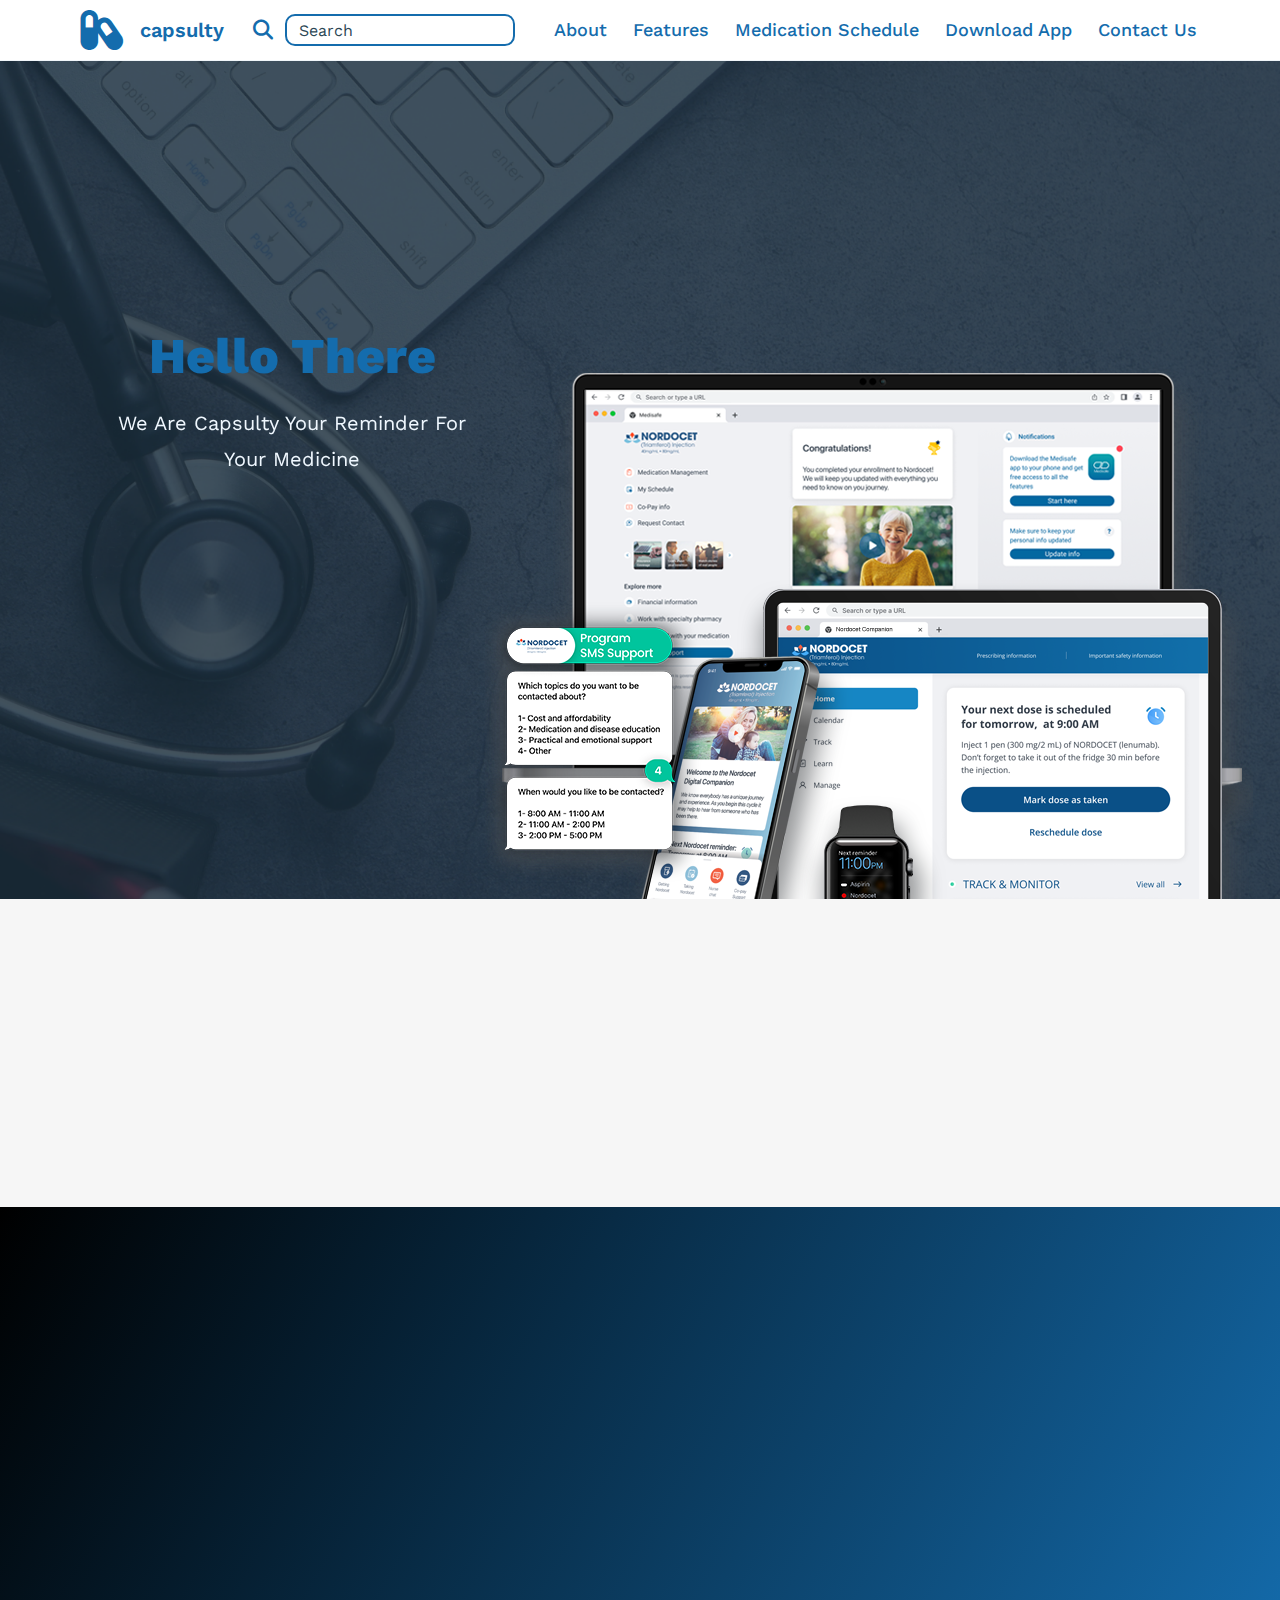
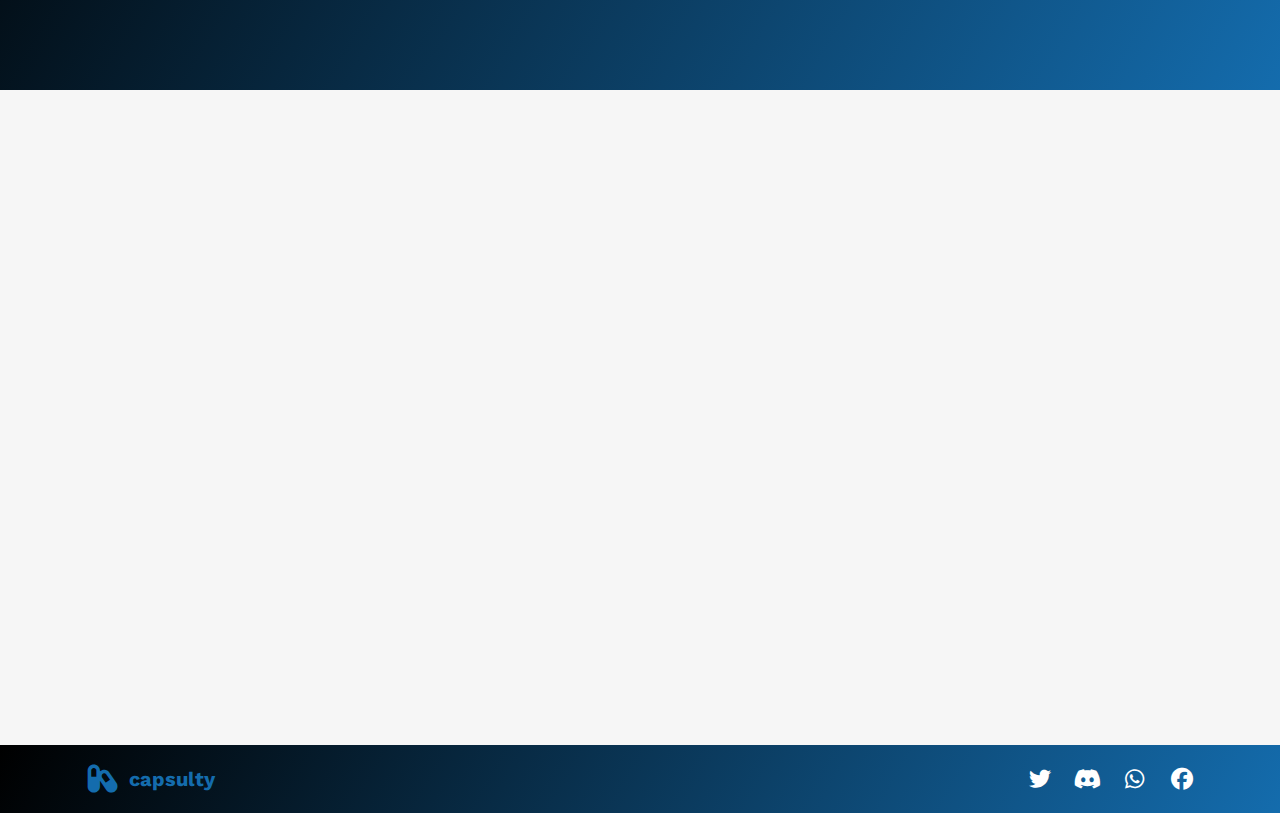
<file: index.html>
<!DOCTYPE html>
<html lang="en">

<head>
    <meta charset="UTF-8" />
    <meta name="viewport" content="width=device-width, initial-scale=1.0" />
    <title>Capsulty - Project</title>

    <!-- Main CSS files: normalize.css for browser consistency, project.css for custom styles -->
    <link rel="stylesheet" href="css/normalize.css">
    <link rel="stylesheet" href="css/project.css">

    <!-- Icons library (FontAwesome) -->
    <link rel="stylesheet" href="css/all.min.css">

    <!-- Google Fonts: Work Sans font family -->
    <link rel="preconnect" href="https://fonts.googleapis.com">
    <link rel="preconnect" href="https://fonts.gstatic.com" crossorigin>
    <link href="https://fonts.googleapis.com/css2?family=Work+Sans:ital,wght@0,100..900;1,100..900&display=swap"
        rel="stylesheet">

    <!-- Main JavaScript file: Handles search, animations, and slider logic -->
    <script defer src="js/project.js"></script>
</head>

<body>
    <!-- Start Header Section: Contains Logo, Search Bar, and Navigation Links -->
    <div class="header">
        <div class="container">
            <!-- Logo linking back to home -->
            <a href="index.html" class="home-link">
                <div class="logo">
                    <i class="fa-solid fa-capsules"></i>
                    <p>capsulty</p>
                </div>
            </a>
            
            <!-- Search Bar: Users can type here to find content on the page -->
            <div class="search-wrap">
                <i class="fa-solid fa-magnifying-glass"></i>
                <form action="" class="search-form" aria-label="Site search">
                    <input class="search" type="search" placeholder="Search" />
                </form>
            </div>

            <!-- Navigation Links -->
            <div class="links" role="navigation" aria-label="Main links">
                <a href="html/about.html">About</a>
                <a href="html/features.html">Features</a>
                <a href="html/Medication-Schedule.html">Medication Schedule</a>
                <a href="html/download.html">Download App</a>
                <a href="html/contact.html">Contact Us</a>
            </div>
        </div>
    </div>
    <!-- End Header -->

    <!-- Start Landing Section: The main hero area with image and welcome text -->
    <!-- 'animate-on-scroll' class triggers the animation when this section appears -->
    <div class="landing" role="banner" aria-label="Landing">
        <div class="intro-text">
            <!-- Image slides in from the right -->
            <img src="img/Omnichannel_forwebsite-850x550-1.webp" alt="Hero illustration" class="animate-on-scroll slide-right" />
            <!-- Text slides in from the left -->
            <div class="text animate-on-scroll slide-left">
                <h1>Hello There</h1>
                <p style="text-transform: capitalize;">we are capsulty your reminder for your medicine</p>
            </div>
        </div>
    </div>
    <!-- End Landing -->

    <!-- Start Info Section: Three cards highlighting key features -->
    <div class="info" aria-labelledby="info-title">
        <div class="container">
            <!-- Card 1: Behavioral AI -->
            <div class="card1 animate-on-scroll fade-up">
                <img src="img/Innovation_icon.webp" alt="Innovation icon" />
                <h2>Behavioral AI</h2>
                <p>Capsulty revolutionizes medication engagement through advanced technology to meet patients' needs.
                </p>
            </div>

            <!-- Card 2: Validated (with slight delay for staggered animation) -->
            <div class="card1 animate-on-scroll fade-up" style="transition-delay: 0.1s;">
                <img src="img/Personalized_icon.webp" alt="Personalized icon" />
                <h2>Validated</h2>
                <p>Capsulty delivers proven guidance to increase adherence and extend persistence.</p>
            </div>

            <!-- Card 3: Personalized (with more delay) -->
            <div class="card1 animate-on-scroll fade-up" style="transition-delay: 0.2s;">
                <img src="img/PROVEN_ICON.webp" alt="Proven icon" />
                <h2>Personalized</h2>
                <p>Capsulty's patient-centric approach is at the center of everything we do.</p>
            </div>
        </div>
    </div>
    <!-- End Info -->

    <!-- Start Persona Section: Testimonial slider -->
    <div class="persona" aria-labelledby="persona-title">
        <div class="container persona-inner animate-on-scroll fade-up">
            <!-- Left side: User Image (ID used by JS to update image) -->
            <div class="persona-media">
                <img src="img/2020_8_18_12_3_36_873.jpg" alt="Makeba and Son" id="persona-img" />
            </div>

            <!-- Right side: User Quote and Details (IDs used by JS to update text) -->
            <div class="persona-content">
                <h2 id="persona-title">Eight Different Prescriptions</h2>
                <p class="persona-quote" id="persona-quote">"He was given eight different prescriptions upon release from the hospital and
                    it was very overwhelming to me. So I came across Medisafe and it was the best thing that could ever
                    have happened because I don't know how I would have managed."</p>
                <p class="persona-meta" id="persona-meta"><strong>Makeba and Son</strong> | <em>Capsulty Since 2017</em></p>

                <!-- Slider Controls: Previous/Next buttons and Dots -->
                <div class="persona-controls">
                    <button class="circle-arrow" id="prev-btn" aria-label="Previous">←</button>
                    <div class="dots" id="dots-container">
                        <span class="dot active" data-index="0"></span>
                        <span class="dot" data-index="1"></span>
                        <span class="dot" data-index="2"></span>
                    </div>
                    <button class="circle-arrow" id="next-btn" aria-label="Next">→</button>
                </div>
            </div>
        </div>
    </div>
    <!-- End Persona -->

     <!-- Start News Section: Latest updates with 'Read More' functionality -->
      <div class="news">
          <h2 style="text-transform: capitalize;" class="animate-on-scroll fade-up">the latest from capsulty</h2>
        <div class="container">
            <!-- News Card 1 -->
            <div class="card animate-on-scroll fade-up">
                <img src="img/Omnichannel_forwebsite-850x550-1.webp" alt="">
                <h3>Enhancing Multiple Sclerosis Patient Outcomes Through Digital Engagement</h3>
                <p>Multiple Sclerosis (MS) represents a formidable challenge in healthcare, a chronic, often unpredictable disease of the
            central nervous system that impacts ... <span class="read-more-btn">Read More</span></p>
            </div>
            <!-- News Card 2 -->
            <div class="card animate-on-scroll fade-up" style="transition-delay: 0.1s;">
                <img src="img/weight_loss-1024x576-landscape-4300f3f1e6adf43239fe78a814204a07-.jpg" alt="">
                <h3>Boosting Diabetes Adherence: Capsulty Digital Tools Deliver Results</h3>
                <p>Summary Managing diabetes presents significant challenges both for patients and pharmaceutical companies. Adherence to
            medication regimens, continuous mon... <span class="read-more-btn">Read More</span></p>
            </div>
            <!-- News Card 3 -->
            <div class="card animate-on-scroll fade-up" style="transition-delay: 0.2s;">
                <img src="img/download.jpeg" alt="">
                <h3>High-Stakes GLP-1s: Where Digital Reinforcement Becomes Mission-Critical</h3>
                <p>Today's groundbreaking announcement from Novo Nordisk and Eli Lilly to reduce the cost of their blockbuster weight loss
            drugs in the U.S. is already sendin... <span class="read-more-btn">Read More</span></p>
            </div>
            
        </div>
      </div>
     <!-- End News -->

      <!-- Start Footer: Links and Social Media -->
    <div class="footer">
        <div class="container">
    
            <a href="index.html" class="home-link">
                <div class="logo">
                    <i class="fa-solid fa-capsules"></i>
                    <p>capsulty</p>
                </div>
            </a>
    
            <div class="social">
                <i class="fa-brands fa-twitter"></i>
                <i class="fa-brands fa-discord"></i>
                <i class="fa-brands fa-whatsapp"></i>
                <i class="fa-brands fa-facebook"></i>
            </div>
    
        </div>
    </div>
       <!-- End Footer -->

</body>

</html>
</file>
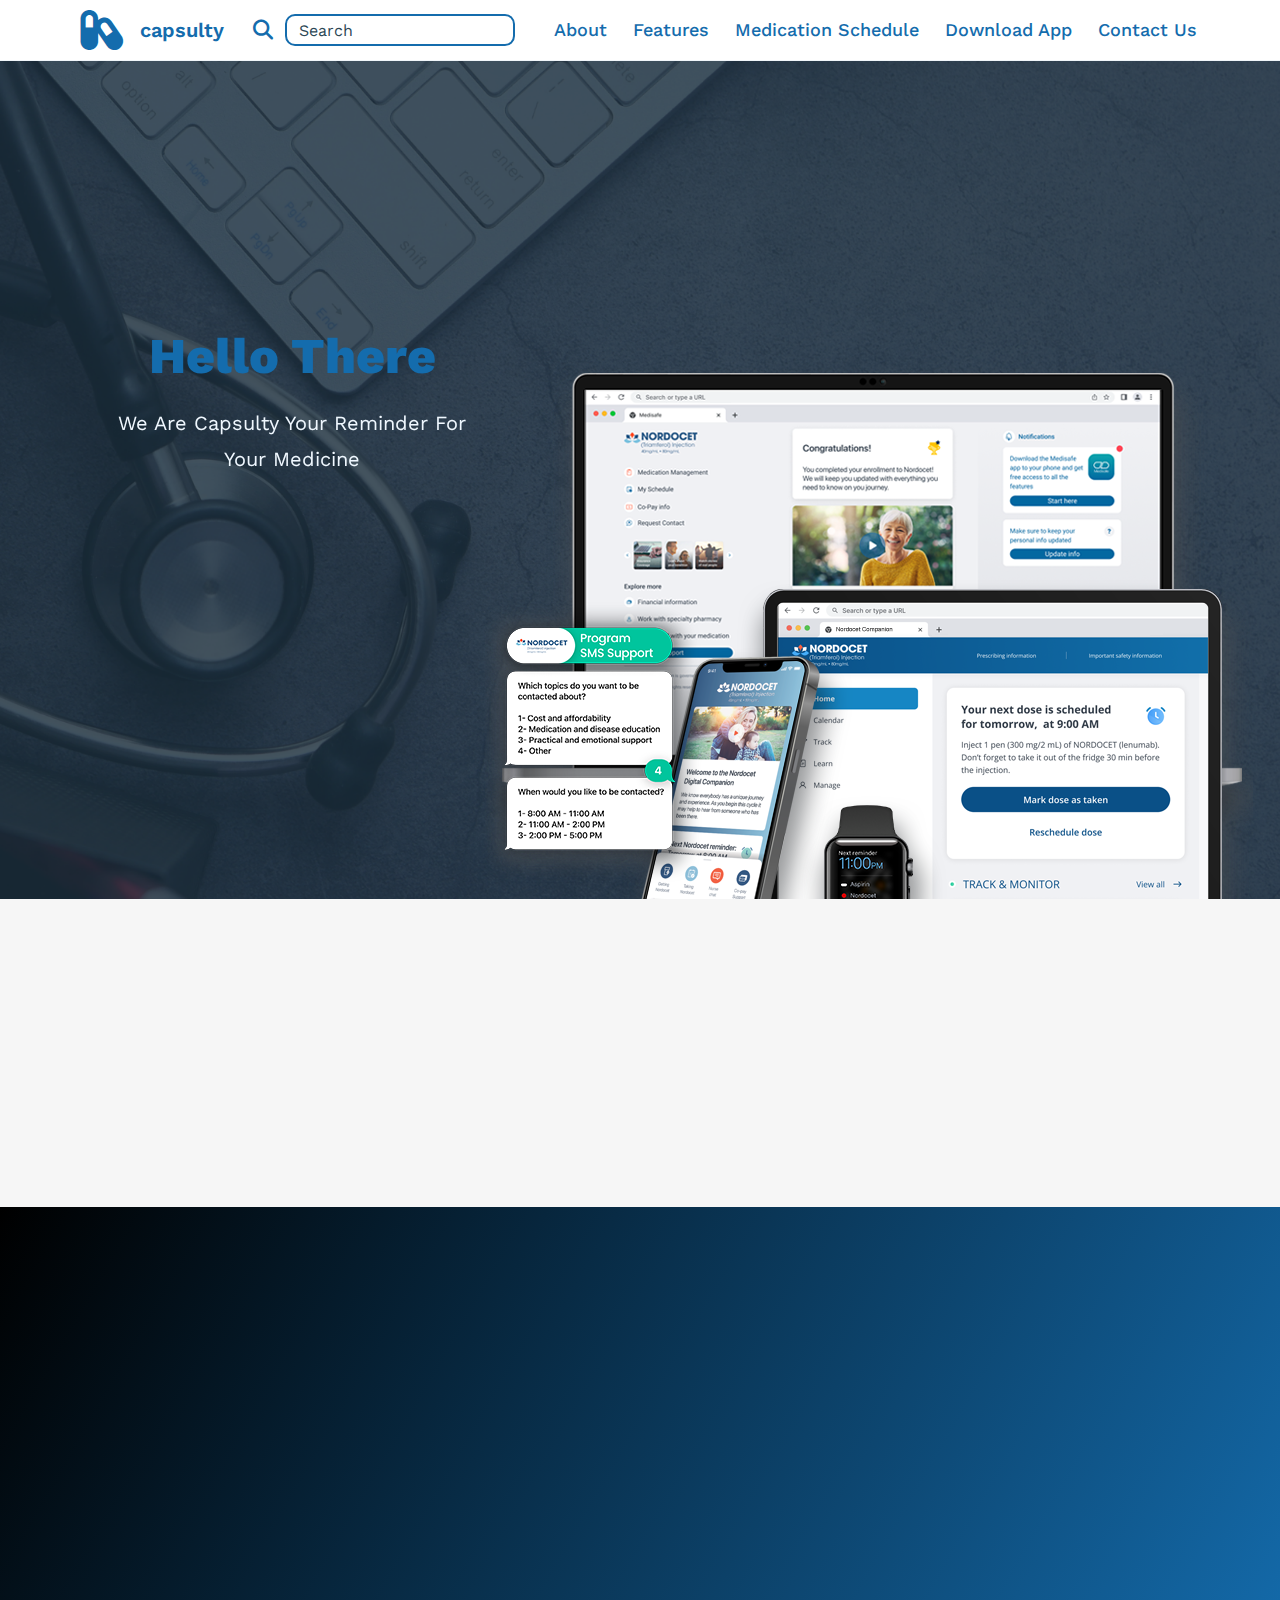
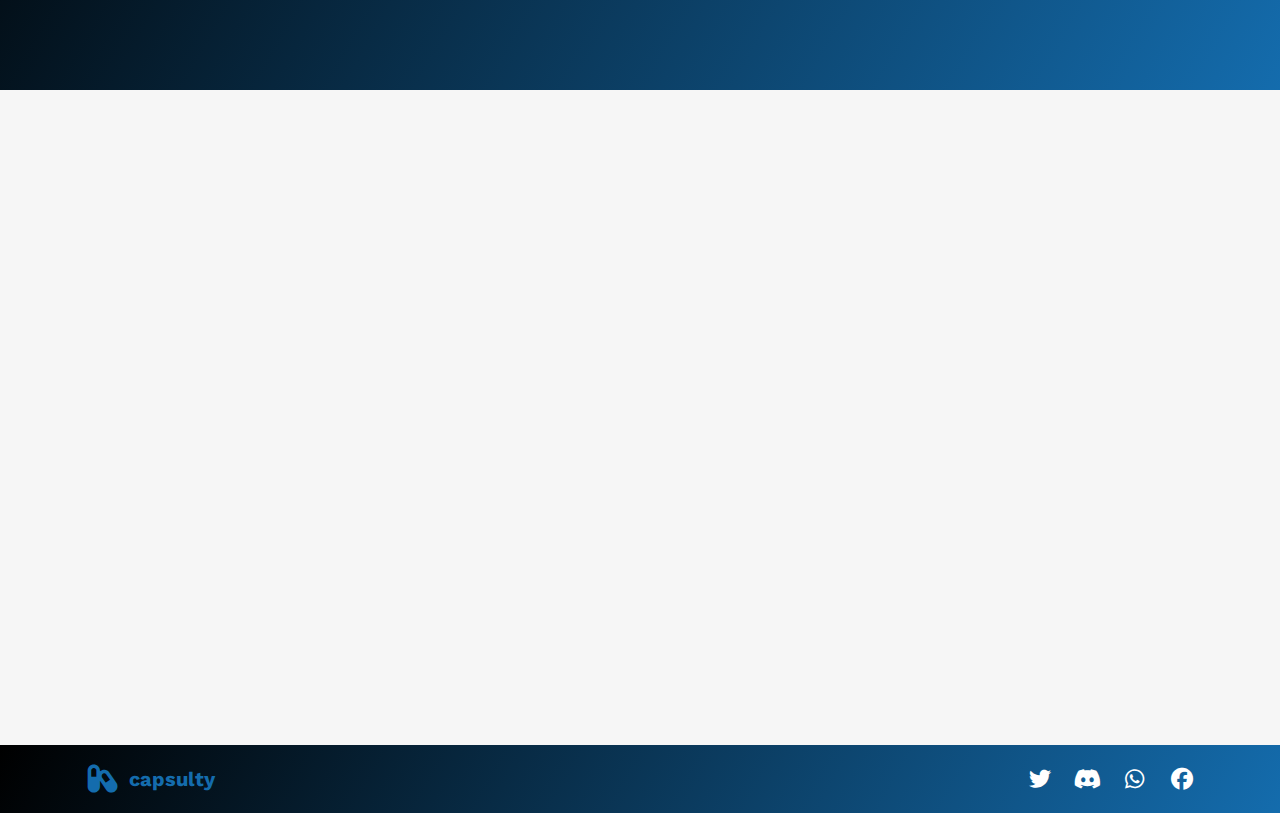
<file: html/index.html>
<!DOCTYPE html>
<html lang="en">

<head>
    <meta charset="UTF-8" />
    <meta name="viewport" content="width=device-width, initial-scale=1.0" />
    <title>Capsulty - Project</title>

    <!-- Main CSS files: normalize.css for browser consistency, project.css for custom styles -->
    <link rel="stylesheet" href="../css/normalize.css">
    <link rel="stylesheet" href="../css/project.css">

    <!-- Icons library (FontAwesome) -->
    <link rel="stylesheet" href="../css/all.min.css">

    <!-- Google Fonts: Work Sans font family -->
    <link rel="preconnect" href="https://fonts.googleapis.com">
    <link rel="preconnect" href="https://fonts.gstatic.com" crossorigin>
    <link href="https://fonts.googleapis.com/css2?family=Work+Sans:ital,wght@0,100..900;1,100..900&display=swap"
        rel="stylesheet">

    <!-- Main JavaScript file: Handles search, animations, and slider logic -->
    <script defer src="..//js/project.js"></script>
</head>

<body>
    <!-- Start Header Section: Contains Logo, Search Bar, and Navigation Links -->
    <div class="header">
        <div class="container">
            <!-- Logo linking back to home -->
            <a href="index.html" class="home-link">
                <div class="logo">
                    <i class="fa-solid fa-capsules"></i>
                    <p>capsulty</p>
                </div>
            </a>
            
            <!-- Search Bar: Users can type here to find content on the page -->
            <div class="search-wrap">
                <i class="fa-solid fa-magnifying-glass"></i>
                <form action="" class="search-form" aria-label="Site search">
                    <input class="search" type="search" placeholder="Search" />
                </form>
            </div>

            <!-- Navigation Links -->
            <div class="links" role="navigation" aria-label="Main links">
                <a href="about.html">About</a>
                <a href="features.html">Features</a>
                <a href="Medication-Schedule.html">Medication Schedule</a>
                <a href="download.html">Download App</a>
                <a href="contact.html">Contact Us</a>
            </div>
        </div>
    </div>
    <!-- End Header -->

    <!-- Start Landing Section: The main hero area with image and welcome text -->
    <!-- 'animate-on-scroll' class triggers the animation when this section appears -->
    <div class="landing" role="banner" aria-label="Landing">
        <div class="intro-text">
            <!-- Image slides in from the right -->
            <img src="../img/Omnichannel_forwebsite-850x550-1.webp" alt="Hero illustration" class="animate-on-scroll slide-right" />
            <!-- Text slides in from the left -->
            <div class="text animate-on-scroll slide-left">
                <h1>Hello There</h1>
                <p style="text-transform: capitalize;">we are capsulty your reminder for your medicine</p>
            </div>
        </div>
    </div>
    <!-- End Landing -->

    <!-- Start Info Section: Three cards highlighting key features -->
    <div class="info" aria-labelledby="info-title">
        <div class="container">
            <!-- Card 1: Behavioral AI -->
            <div class="card1 animate-on-scroll fade-up">
                <img src="../img/Innovation_icon.webp" alt="Innovation icon" />
                <h2>Behavioral AI</h2>
                <p>Capsulty revolutionizes medication engagement through advanced technology to meet patients' needs.
                </p>
            </div>

            <!-- Card 2: Validated (with slight delay for staggered animation) -->
            <div class="card1 animate-on-scroll fade-up" style="transition-delay: 0.1s;">
                <img src="../img/Personalized_icon.webp" alt="Personalized icon" />
                <h2>Validated</h2>
                <p>Capsulty delivers proven guidance to increase adherence and extend persistence.</p>
            </div>

            <!-- Card 3: Personalized (with more delay) -->
            <div class="card1 animate-on-scroll fade-up" style="transition-delay: 0.2s;">
                <img src="../img/PROVEN_ICON.webp" alt="Proven icon" />
                <h2>Personalized</h2>
                <p>Capsulty's patient-centric approach is at the center of everything we do.</p>
            </div>
        </div>
    </div>
    <!-- End Info -->

    <!-- Start Persona Section: Testimonial slider -->
    <div class="persona" aria-labelledby="persona-title">
        <div class="container persona-inner animate-on-scroll fade-up">
            <!-- Left side: User Image (ID used by JS to update image) -->
            <div class="persona-media">
                <img src="../img/2020_8_18_12_3_36_873.jpg" alt="Makeba and Son" id="persona-img" />
            </div>

            <!-- Right side: User Quote and Details (IDs used by JS to update text) -->
            <div class="persona-content">
                <h2 id="persona-title">Eight Different Prescriptions</h2>
                <p class="persona-quote" id="persona-quote">"He was given eight different prescriptions upon release from the hospital and
                    it was very overwhelming to me. So I came across Medisafe and it was the best thing that could ever
                    have happened because I don't know how I would have managed."</p>
                <p class="persona-meta" id="persona-meta"><strong>Makeba and Son</strong> | <em>Capsulty Since 2017</em></p>

                <!-- Slider Controls: Previous/Next buttons and Dots -->
                <div class="persona-controls">
                    <button class="circle-arrow" id="prev-btn" aria-label="Previous">←</button>
                    <div class="dots" id="dots-container">
                        <span class="dot active" data-index="0"></span>
                        <span class="dot" data-index="1"></span>
                        <span class="dot" data-index="2"></span>
                    </div>
                    <button class="circle-arrow" id="next-btn" aria-label="Next">→</button>
                </div>
            </div>
        </div>
    </div>
    <!-- End Persona -->

     <!-- Start News Section: Latest updates with 'Read More' functionality -->
      <div class="news">
          <h2 style="text-transform: capitalize;" class="animate-on-scroll fade-up">the latest from capsulty</h2>
        <div class="container">
            <!-- News Card 1 -->
            <div class="card animate-on-scroll fade-up">
                <img src="../img/Omnichannel_forwebsite-850x550-1.webp" alt="">
                <h3>Enhancing Multiple Sclerosis Patient Outcomes Through Digital Engagement</h3>
                <p>Multiple Sclerosis (MS) represents a formidable challenge in healthcare, a chronic, often unpredictable disease of the
            central nervous system that impacts ... <span class="read-more-btn">Read More</span></p>
            </div>
            <!-- News Card 2 -->
            <div class="card animate-on-scroll fade-up" style="transition-delay: 0.1s;">
                <img src="../img/weight_loss-1024x576-landscape-4300f3f1e6adf43239fe78a814204a07-.jpg" alt="">
                <h3>Boosting Diabetes Adherence: Capsulty Digital Tools Deliver Results</h3>
                <p>Summary Managing diabetes presents significant challenges both for patients and pharmaceutical companies. Adherence to
            medication regimens, continuous mon... <span class="read-more-btn">Read More</span></p>
            </div>
            <!-- News Card 3 -->
            <div class="card animate-on-scroll fade-up" style="transition-delay: 0.2s;">
                <img src="../img/download.jpeg" alt="">
                <h3>High-Stakes GLP-1s: Where Digital Reinforcement Becomes Mission-Critical</h3>
                <p>Today's groundbreaking announcement from Novo Nordisk and Eli Lilly to reduce the cost of their blockbuster weight loss
            drugs in the U.S. is already sendin... <span class="read-more-btn">Read More</span></p>
            </div>
            
        </div>
      </div>
     <!-- End News -->

      <!-- Start Footer: Links and Social Media -->
    <div class="footer">
        <div class="container">
    
            <a href="index.html" class="home-link">
                <div class="logo">
                    <i class="fa-solid fa-capsules"></i>
                    <p>capsulty</p>
                </div>
            </a>
    
            <div class="social">
                <i class="fa-brands fa-twitter"></i>
                <i class="fa-brands fa-discord"></i>
                <i class="fa-brands fa-whatsapp"></i>
                <i class="fa-brands fa-facebook"></i>
            </div>
    
        </div>
    </div>
       <!-- End Footer -->

</body>

</html>
</file>
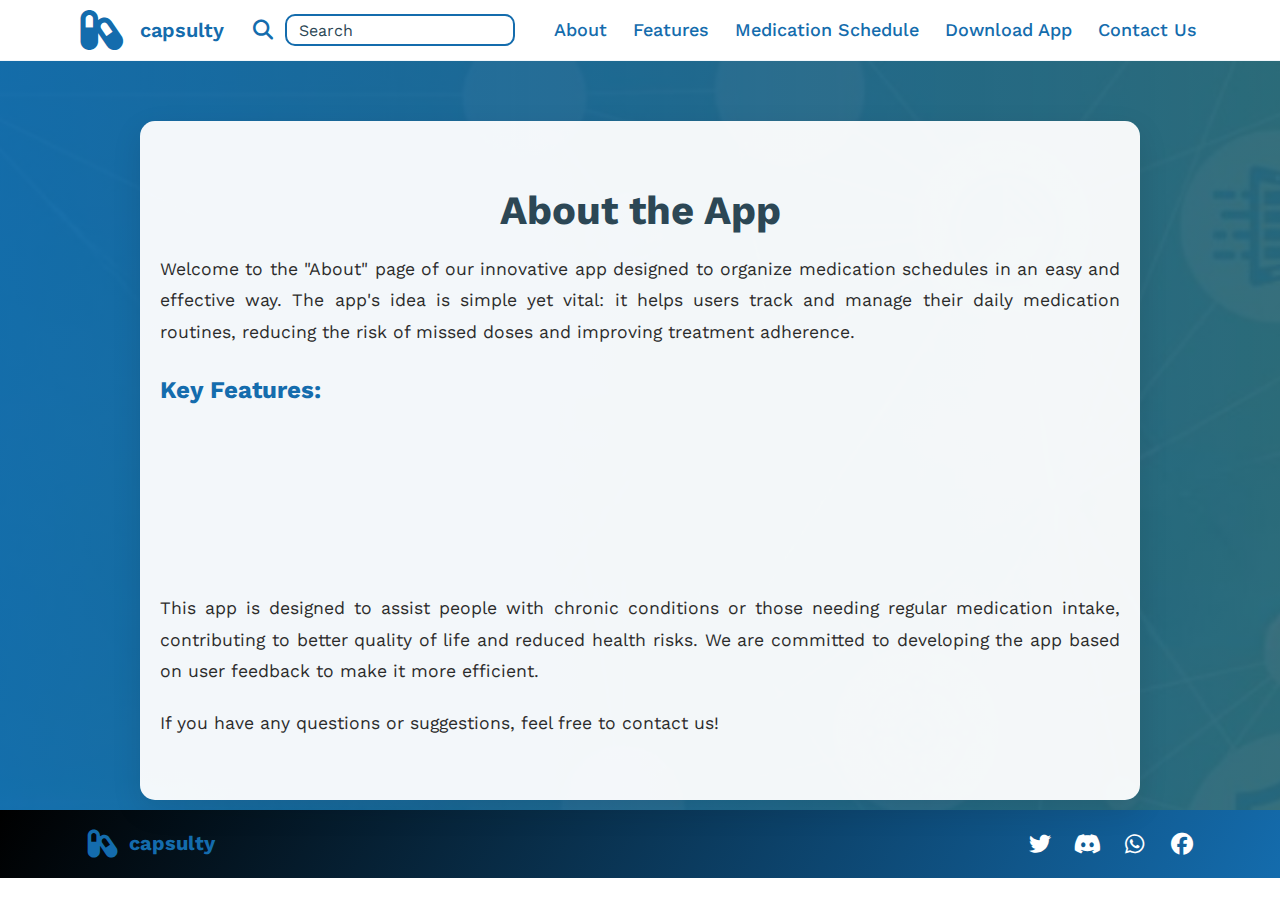
<file: html/about.html>
<!DOCTYPE html>
<html lang="en">
<head>
    <meta charset="UTF-8" />
    <meta name="viewport" content="width=device-width, initial-scale=1.0" />
    <title>About - Capsulty</title>

    <!-- Main CSS files -->
    <link rel="stylesheet" href="../css/normalize.css">
    <link rel="stylesheet" href="../css/project.css">

    <!-- Icons library (FontAwesome) -->
    <link rel="stylesheet" href="../css/all.min.css">

    <!-- Google Fonts -->
    <link rel="preconnect" href="https://fonts.googleapis.com">
    <link rel="preconnect" href="https://fonts.gstatic.com" crossorigin>
    <link href="https://fonts.googleapis.com/css2?family=Work+Sans:ital,wght@0,100..900;1,100..900&display=swap"
        rel="stylesheet">
    
    <!-- Page Specific CSS: Style rules for About Us content and timeline -->
    <link rel="stylesheet" href="../css/about.css">

    <!-- Main JavaScript file -->
    <script defer src="../js/project.js"></script>
    <!-- Page Specific JavaScript -->
    <script defer src="../js/about.js"></script>
</head>

<body>
    <!-- Start Header Section -->
    <div class="header">
        <div class="container">
            <a href="../index.html" class="home-link">
                <div class="logo">
                    <i class="fa-solid fa-capsules"></i>
                    <p>capsulty</p>
                </div>
            </a>
            
            <div class="search-wrap">
                <i class="fa-solid fa-magnifying-glass"></i>
                <form action="" class="search-form" aria-label="Site search">
                    <input class="search" type="search" placeholder="Search" />
                </form>
            </div>

            <div class="links" role="navigation" aria-label="Main links">
                <a href="about.html">About</a>
                <a href="features.html">Features</a>
                <a href="Medication-Schedule.html">Medication Schedule</a>
                <a href="download.html">Download App</a>
                <a href="contact.html">Contact Us</a>
            </div>
        </div>
    </div>
    <!-- End Header -->

    <!-- Start Main Content -->
    <div class="about">
        <div class="container">
            <h1>About the App</h1>
            <p>
                Welcome to the "About" page of our innovative app designed to organize medication schedules in an easy and effective way. The app's idea is simple yet vital: it helps users track and manage their daily medication routines, reducing the risk of missed doses and improving treatment adherence.
            </p>
            <p>
                <strong>Key Features:</strong>
            </p>
            <ul>
                <li>Add medications with specified times and dosages.</li>
                <li>Send instant reminders via notifications.</li>
                <li>Track taken doses and log history.</li>
                <li>User-friendly interface suitable for all ages.</li>
                <li>Support for multiple languages, including Arabic.</li>
            </ul>
            <p>
                This app is designed to assist people with chronic conditions or those needing regular medication intake, contributing to better quality of life and reduced health risks. We are committed to developing the app based on user feedback to make it more efficient.
            </p>
            <p>
                If you have any questions or suggestions, feel free to contact us!
            </p>
        </div>
    </div>
    <!-- End Main Content -->

    <!-- Back to Top Button -->
    <button id="backToTop">↑</button>

    <!-- Start Footer -->
    <div class="footer">
        <div class="container">
            <a href="../index.html" class="home-link">
                <div class="logo">
                    <i class="fa-solid fa-capsules"></i>
                    <p>capsulty</p>
                </div>
            </a>
            <div class="social">
                <i class="fa-brands fa-twitter"></i>
                <i class="fa-brands fa-discord"></i>
                <i class="fa-brands fa-whatsapp"></i>
                <i class="fa-brands fa-facebook"></i>
            </div>
        </div>
    </div>
    <!-- End Footer -->

</body>
</html>
</file>
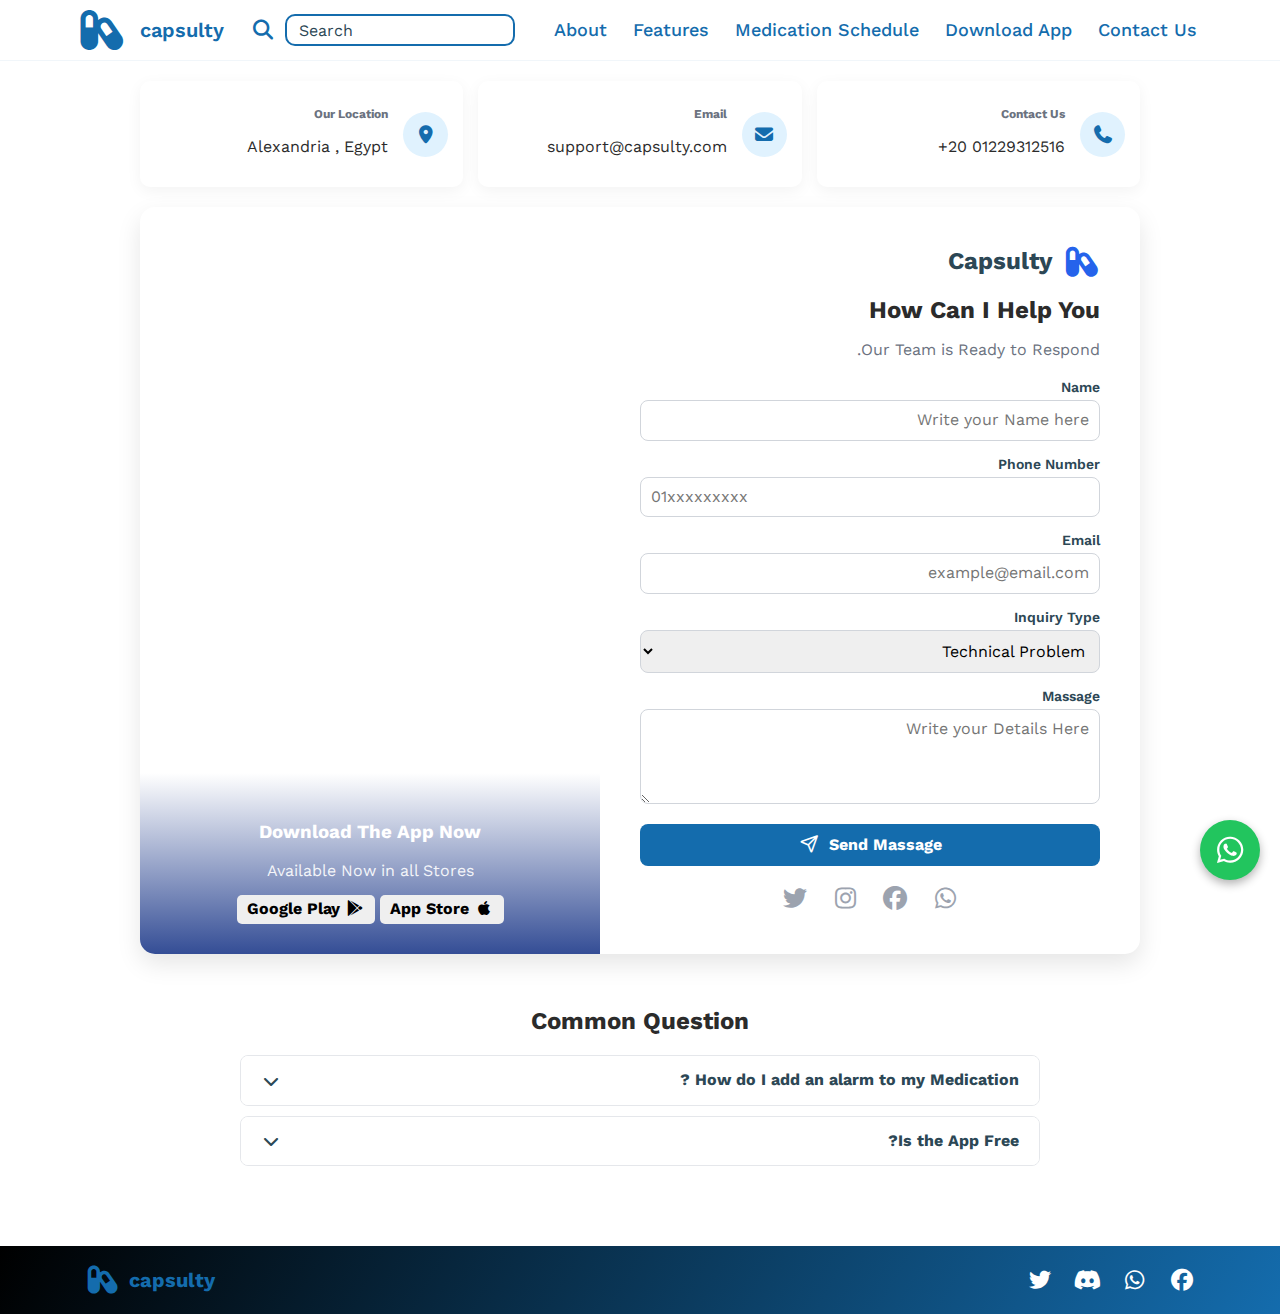
<file: html/contact.html>
<!DOCTYPE html>
<html lang="en"> <!-- LTR for the main frame to support standard header -->
<head>
    <meta charset="UTF-8" />
    <meta name="viewport" content="width=device-width, initial-scale=1.0" />
    <title>Contact Us - Capsulty</title>

    <!-- Main CSS files -->
    <link rel="stylesheet" href="../css/normalize.css">
    <link rel="stylesheet" href="../css/project.css">

    <!-- Icons library (FontAwesome) -->
    <link rel="stylesheet" href="../css/all.min.css">

    <!-- Google Fonts -->
    <link rel="preconnect" href="https://fonts.googleapis.com">
    <link rel="preconnect" href="https://fonts.gstatic.com" crossorigin>
    <link href="https://fonts.googleapis.com/css2?family=Work+Sans:ital,wght@0,100..900;1,100..900&display=swap"
        rel="stylesheet">
    <link href="https://fonts.googleapis.com/css2?family=Cairo:wght@400;600;700&display=swap" rel="stylesheet">
    
    <!-- Page Specific CSS: Styles for the contact form and FAQ section -->
    <link rel="stylesheet" href="../css/contact.css">

    <!-- Main JavaScript file -->
    <script defer src="../js/project.js"></script>
    <!-- Page Specific JavaScript -->
    <script defer src="../js/contact.js"></script>
</head>

<body>
    <!-- Start Header Section -->
    <div class="header">
        <div class="container">
            <a href="../index.html" class="home-link">
                <div class="logo">
                    <i class="fa-solid fa-capsules"></i>
                    <p>capsulty</p>
                </div>
            </a>
            
            <div class="search-wrap">
                <i class="fa-solid fa-magnifying-glass"></i>
                <form action="" class="search-form" aria-label="Site search">
                    <input class="search" type="search" placeholder="Search" />
                </form>
            </div>

            <div class="links" role="navigation" aria-label="Main links">
                <a href="about.html">About</a>
                <a href="features.html">Features</a>
                <a href="Medication-Schedule.html">Medication Schedule</a>
                <a href="download.html">Download App</a>
                <a href="contact.html">Contact Us</a>
            </div>
        </div>
    </div>
    <!-- End Header -->

    <!-- Start Main Contact Content (RTL) -->
    <div class="contact-wrapper" dir="rtl">
        <div class="info-bar">
            <div class="info-box">
                <div class="icon-circle"><i class="fa-solid fa-phone"></i></div>
                <div>
                    <p style="color: #6b7280; font-size: 12px; font-weight: bold;">Contact Us </p>
                    <p dir="ltr" style="text-align: right;">+20 01229312516</p>
                </div>
            </div>
            
            <div class="info-box">
                <div class="icon-circle"><i class="fa-solid fa-envelope"></i></div>
                <div>
                    <p style="color: #6b7280; font-size: 12px; font-weight: bold;">Email </p>
                    <p>support@capsulty.com</p>
                </div>
            </div>

            <div class="info-box">
                <div class="icon-circle"><i class="fa-solid fa-location-dot"></i></div>
                <div>
                    <p style="color: #6b7280; font-size: 12px; font-weight: bold;">Our Location </p>
                    <p> Alexandria , Egypt</p>
                </div>
            </div>
        </div>

        <div class="main-container">
            
            <div class="form-section">
                <div class="brand-title">
                    <i class="fa-solid fa-capsules" style="color: #2563eb; font-size: 30px;"></i>
                    <span>Capsulty</span>
                </div>

                <h2 style="margin-bottom: 10px;">  How Can I Help You </h2>
                <p style="color: #6b7280; margin-bottom: 20px;">Our Team is Ready to Respond.</p>

                <form onsubmit="sendMessage(event)">
                    <div class="input-group">
                        <label>Name</label>
                        <input type="text" placeholder="Write your Name here" required>
                    </div>

                    <div class="input-group">
                        <label>Phone Number </label>
                        <input type="tel" placeholder="01xxxxxxxxx">
                    </div>

                    <div class="input-group">
                        <label>Email </label>
                        <input type="email" placeholder="example@email.com" required>
                    </div>

                    <div class="input-group">
                        <label>Inquiry Type </label>
                        <select>
                            <option>Technical Problem </option>
                            <option>Inquiry about a Medication</option>
                            <option>New proposal </option>
                        </select>
                    </div>

                    <div class="input-group">
                        <label>Massage</label>
                        <textarea rows="4" placeholder="Write your Details Here"></textarea>
                    </div>

                    <button type="submit" class="btn-submit">
                        <span>Send Massage </span>
                        <i class="fa-regular fa-paper-plane"></i>
                    </button>
                </form>

                <div class="social-icons">
                    <a href="#"><i class="fa-brands fa-whatsapp"></i></a>
                    <a href="#"><i class="fa-brands fa-facebook"></i></a>
                    <a href="#"><i class="fa-brands fa-instagram"></i></a>
                    <a href="#"><i class="fa-brands fa-twitter"></i></a>
                </div>
            </div>

            <div class="image-section">
                <div class="overlay">
                    <h3>Download The App Now</h3>
                    <p style="margin-bottom: 15px; opacity: 0.9;">Available Now in all Stores </p>
                    <button style="padding: 5px 10px; border-radius: 5px; border: none; cursor: pointer; font-weight: bold;">
                        <i class="fa-brands fa-apple"></i> App Store
                    </button>
                    <button style="padding: 5px 10px; border-radius: 5px; border: none; cursor: pointer; font-weight: bold;">
                        <i class="fa-brands fa-google-play"></i> Google Play
                    </button>
                </div>
            </div>
        </div>

        <div class="faq-container">
            <h3 style="text-align: center; margin-bottom: 20px; font-size: 24px;">Common Question</h3>

            <div class="faq-item">
                <button class="faq-question" onclick="toggleAnswer(this)">
                 How do I add an alarm to my Medication ?
                    <i class="fa-solid fa-chevron-down"></i>
                </button>
                <div class="faq-answer">
                    From the Home Page Cilck on the Icon (+) .
                </div>
            </div>

            <div class="faq-item">
                <button class="faq-question" onclick="toggleAnswer(this)">
                    Is the App Free?
                    <i class="fa-solid fa-chevron-down"></i>
                </button>
                <div class="faq-answer">
                    Yse , The App is Completely Free for Personal Use.
                </div>
            </div>
        </div>
    </div>
    <!-- End Main Content -->

    <a href="https://wa.me/201000000000" class="whatsapp-float" target="_blank">
        <i class="fa-brands fa-whatsapp"></i>
    </a>

    <!-- Start Footer -->
    <div class="footer">
        <div class="container">
            <a href="index.html" class="home-link">
                <div class="logo">
                    <i class="fa-solid fa-capsules"></i>
                    <p>capsulty</p>
                </div>
            </a>
            <div class="social">
                <i class="fa-brands fa-twitter"></i>
                <i class="fa-brands fa-discord"></i>
                <i class="fa-brands fa-whatsapp"></i>
                <i class="fa-brands fa-facebook"></i>
            </div>
        </div>
    </div>
    <!-- End Footer -->

</body>
</html>
</file>
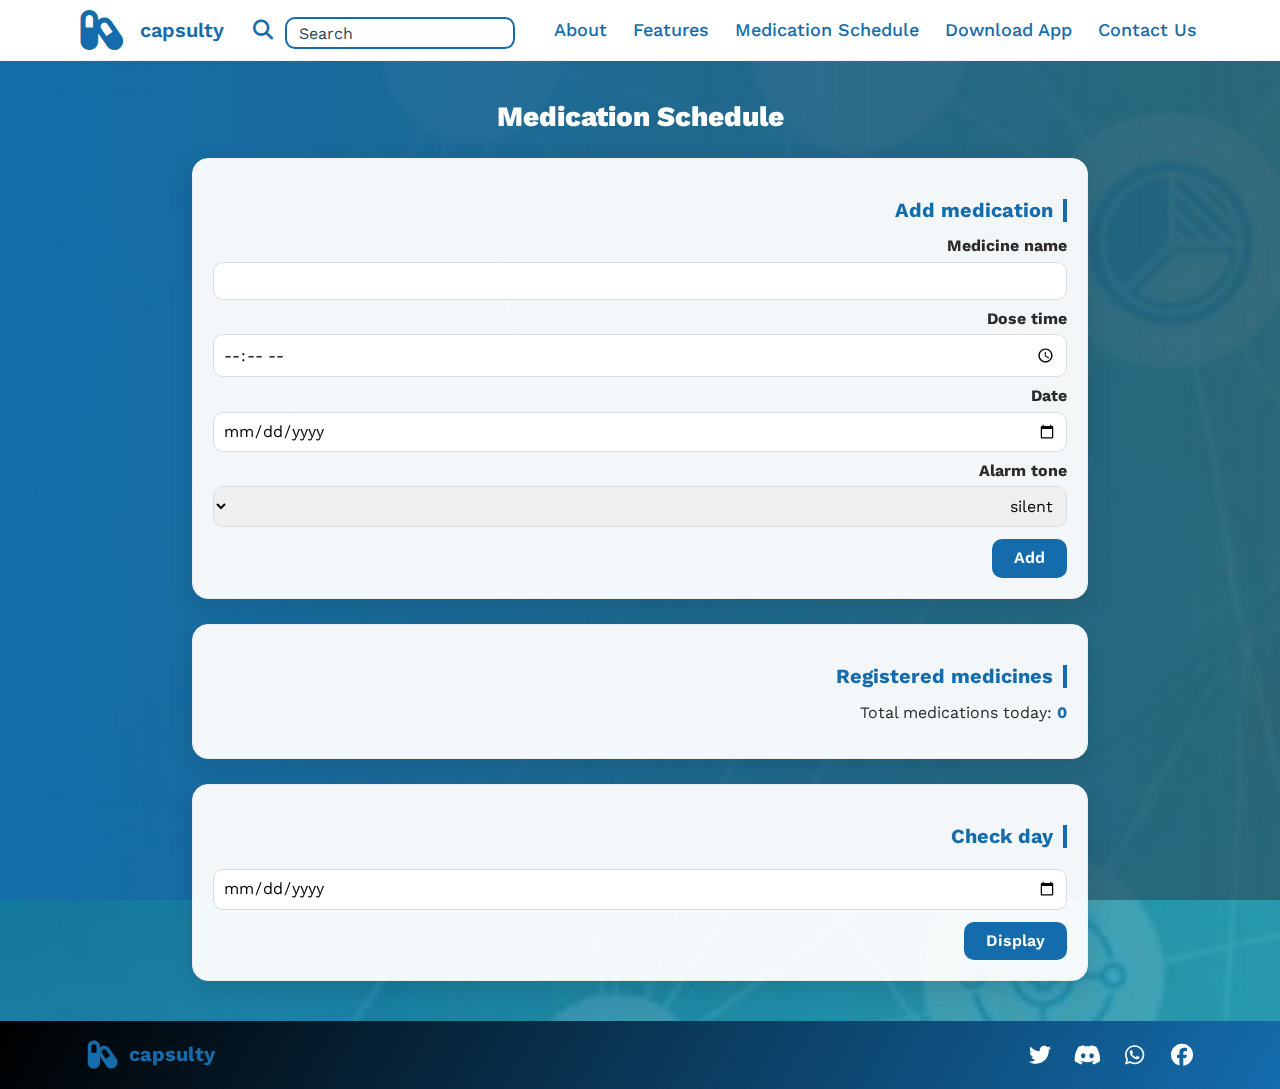
<file: html/Medication-Schedule.html>
<!DOCTYPE html>
<html lang="en">

<head>
    <meta charset="UTF-8" />
    <meta name="viewport" content="width=device-width, initial-scale=1.0" />
    <title>Medication Schedule - Capsulty</title>

    <!-- Main CSS files -->
    <link rel="stylesheet" href="../css/normalize.css">
    <link rel="stylesheet" href="../css/project.css">

    <!-- Icons library (FontAwesome) -->
    <link rel="stylesheet" href="../css/all.min.css">

    <!-- Google Fonts -->
    <link rel="preconnect" href="https://fonts.googleapis.com">
    <link rel="preconnect" href="https://fonts.gstatic.com" crossorigin>
    <link href="https://fonts.googleapis.com/css2?family=Work+Sans:ital,wght@0,100..900;1,100..900&display=swap"
        rel="stylesheet">
    
    <!-- Page Specific CSS: Custom styles for the Medication Schedule page -->
    <link rel="stylesheet" href="../css/Medication-Schedule.css">

    <!-- Main JavaScript file -->
    <script defer src="../js/project.js"></script>
    <!-- Page Specific JavaScript -->
    <script defer src="../js/Medication-Schedule.js"></script>
</head>

<body>
    <!-- Start Header Section -->
    <div class="header">
        <div class="container">
            <a href="index.html" class="home-link">
                <div class="logo">
                    <i class="fa-solid fa-capsules"></i>
                    <p>capsulty</p>
                </div>
            </a>
            
            <div class="search-wrap">
                <i class="fa-solid fa-magnifying-glass"></i>
                <form action="" class="search-form" aria-label="Site search">
                    <input class="search" type="search" placeholder="Search" />
                </form>
            </div>

            <div class="links" role="navigation" aria-label="Main links">
                <a href="about.html">About</a>
                <a href="features.html">Features</a>
                <a href="Medication-Schedule.html">Medication Schedule</a>
                <a href="download.html">Download App</a>
                <a href="contact.html">Contact Us</a>
            </div>
        </div>
    </div>
    <!-- End Header -->

    <!-- Start Main Content -->
    <div class="container-schedule" dir="rtl">
        <h2 style="text-align:center;">Medication Schedule</h2>

        <div class="card-schedule">
            <h3>Add medication</h3>
            <label>Medicine name</label>
            <input id="medName" type="text">

            <label>Dose time</label>
            <input id="medTime" type="time">

            <label>Date</label>
            <input id="medDate" type="date">

            <label>Alarm tone</label>
            <select id="sound">
                <option value="--">silent</option>
                <option value="../music/tone1.mp3">Tone 1</option>
                <option value="../music/tone2.mp3">Tone 2</option>
                <option value="../music/tone3.mp3">Tone 3</option>
            </select>

            <button class="btn-schedule" onclick="addMedicine()">Add</button>
        </div>

        <div class="card-schedule">
            <h3>Registered medicines</h3>
            <div id="medList"></div>
            <p>Total medications today: <span id="countToday">0</span></p>
        </div>

        <div class="card-schedule">
            <h3>Check day</h3>
            <input type="date" id="checkDate">
            <button class="btn-schedule" onclick="checkByDate()">Display</button>
            <div id="checkResult"></div>
        </div>
    </div>
    <!-- End Main Content -->

    <audio id="player"></audio>

    <!-- Start Footer -->
    <div class="footer">
        <div class="container">
            <a href="index.html" class="home-link">
                <div class="logo">
                    <i class="fa-solid fa-capsules"></i>
                    <p>capsulty</p>
                </div>
            </a>
            <div class="social">
                <i class="fa-brands fa-twitter"></i>
                <i class="fa-brands fa-discord"></i>
                <i class="fa-brands fa-whatsapp"></i>
                <i class="fa-brands fa-facebook"></i>
            </div>
        </div>
    </div>
    <!-- End Footer -->

</body>
</html>
</file>
<file: css/project.css>
/* --- VARIABLES --- */
/* Define colors used throughout the site for consistency */
:root {
    --main-color: #146cad; /* Primary blue color */
    --sec-color: #2c4755;  /* Secondary dark blue */
    --light-bg: #f6f6f6;   /* Light gray background */
    --text-dark: #2b2b2b;  /* Dark text color */
}

/* --- GLOBAL RULES --- */
/* Reset box-sizing to include padding/border in element's total width/height */
* {
    -webkit-box-sizing: border-box;
    -moz-box-sizing: border-box;
    box-sizing: border-box;
}

/* Base body styles */
body {
    font-family: "Work Sans", sans-serif;
    color: var(--text-dark);
    margin: 0;
    background: #fff;
    -webkit-font-smoothing: antialiased; /* Smoother fonts on WebKit browsers */
}

/* --- ANIMATIONS --- */
/* Keyframes define the animation steps */

/* Fade In Up: Element starts invisible and lower, then moves up and appears */
@keyframes fadeInUp {
    from {
        opacity: 0;
        transform: translate3d(0, 60px, 0);
    }
    to {
        opacity: 1;
        transform: translate3d(0, 0, 0);
    }
}

/* Slide In Left: Element starts off-screen to the left */
@keyframes slideInLeft {
    from {
        opacity: 0;
        transform: translate3d(-100px, 0, 0);
    }
    to {
        opacity: 1;
        transform: translate3d(0, 0, 0);
    }
}

/* Slide In Right: Element starts off-screen to the right */
@keyframes slideInRight {
    from {
        opacity: 0;
        transform: translate3d(100px, 0, 0);
    }
    to {
        opacity: 1;
        transform: translate3d(0, 0, 0);
    }
}

/* Base class for animated elements */
.animate-on-scroll {
    opacity: 0; /* Hidden by default */
    transition: opacity 1s ease-out, transform 1s ease-out; /* Smooth transition settings */
    will-change: opacity, transform; /* Performance optimization */
}

/* Class added by JS when element enters viewport */
.animate-on-scroll.is-visible {
    opacity: 1;
    transform: none; /* Reset transform to original state */
}

/* Helper classes to define initial positions */
.fade-up {
    transform: translateY(60px);
}

.slide-left {
    transform: translateX(-100px);
}

.slide-right {
    transform: translateX(100px);
}

/* --- LAYOUT UTILITIES --- */
/* Container: Centers content and sets max-width based on screen size */
.container {
    padding: 0px 10px;
    margin: 0 auto;
    max-width: 100%;
}

/* Responsive Container Widths */
@media (min-width: 576px) { .container { width: 575px; } }
@media (min-width: 768px) { .container { width: 750px; } }
@media (min-width: 992px) { .container { width: 970px; } }
@media (min-width: 1200px) { .container { width: 1170px; } }

/* --- HEADER SECTION --- */
.header {
    padding: 10px 0;
    background: #fff;
    border-bottom: 1px solid rgba(20, 108, 173, 0.06);
    position: sticky; /* Sticks to top of viewport */
    top: 0;
    z-index: 40; /* Ensures header stays above other content */
}

.header a {
    text-decoration: none !important;
}

.header .container {
    display: flex;
    align-items: center;
    gap: 10px;
}

/* Logo Styles */
.header .logo {
    display: flex;
    justify-content: flex-start;
    align-items: center;
    gap: 8px;
    text-decoration: none;
}

.header .logo i {
    font-size: 40px;
    color: var(--main-color);
    transition: 0.3s ease;
}

.header .logo p {
    color: var(--main-color);
    font-weight: 600;
    font-size: 20px;
    margin: 0;
}

/* Search Bar Styles */
.search-wrap {
    display: flex;
    align-items: center;
    gap: 10px;
    margin-left: 16px;
}

.search-wrap i {
    font-size: 20px;
    color: var(--main-color);
}

.search {
    border: 2px solid var(--main-color);
    border-radius: 10px;
    padding: 6px 12px;
    width: 230px;
    height: 32px;
    font-size: 16px;
    outline: none;
}

.search::placeholder {
    color: var(--sec-color);
    opacity: 1;
}

.search:focus {
    box-shadow: 0 0 6px rgba(20, 108, 173, 0.18);
}

/* Navigation Links */
.header .links {
    margin-left: auto;
    display: flex;
    gap: 10px;
    align-items: center;
}

.header .links a {
    text-decoration: none;
    color: var(--main-color);
    font-size: 18px;
    font-weight: 500;
    padding: 6px 8px;
    transition: color .25s;
}

.header .links a:hover {
    color: #0b3f7a;
}

/* --- LANDING SECTION --- */
.landing {
    background-image: url(../img/Blue\ and\ White\ Modern\ Medical\ Presentation\ Template.png);
    background-size: cover;
    background-position: center;
    height: calc(100vh - 105px); /* Full viewport height minus header */
    position: relative;
    display: flex;
    align-items: center;
    justify-content: center;
    overflow: hidden;
}

.landing .intro-text {
    position: relative;
    width: 100%;
    max-width: 1200px;
    margin: 0 auto;
    text-align: center;
    padding: 30px 12px;
}

.landing .intro-text img {
    position: relative;
    top: 96px;
    left: 16%;
    width: auto;
}

.landing .intro-text .text {
    position: absolute;
    left: 21%;
    top: 39%;
    transform: translate(-50%, -50%);
    text-align: center;
    width: 320px;
    max-width: 100%;
    z-index: 10;
}

.landing .intro-text h1 {
    margin: 0;
    color: var(--main-color);
    font-weight: 800;
    font-size: 50px;
}

.landing .intro-text p {
    font-weight: 400;
    font-size: 20px;
    color: aliceblue;
    line-height: 1.8;
}

/* --- INFO SECTION --- */
.info {
    padding-top: 50px;
    padding-bottom: 50px;
    background-color: var(--light-bg);
}

.info .container {
    display: grid;
    grid-template-columns: repeat(auto-fit, minmax(300px, 1fr)); /* Responsive grid */
    gap: 40px;
    max-width: 1300px;
    margin: 0 auto;
    padding: 0 20px;
}

.info .card h2 {
    color: var(--main-color);
    font-weight: 800;
    margin: 30px 0;
}

.info .card p {
    line-height: 1.7;
    font-size: 15px;
    color: #7e7e7e;
    font-weight: 400;
}

.info .card {
    padding: 20px;
    text-align: center;
    background: transparent;
}

/* --- PERSONA SECTION (Testimonial Slider) --- */
.persona {
    padding: 60px 0;
    background: linear-gradient(120deg, #000000 0%, var(--main-color) 100%);
    color: #fff;
}

.persona-inner {
    display: grid;
    grid-template-columns: 1fr 1fr;
    gap: 40px;
    align-items: center;
    max-width: 1200px;
    margin: 0 auto;
    padding: 0 20px;
}

/* Left: Image */
.persona-media {
    display: flex;
    align-items: center;
    justify-content: center;
}

.persona-media img {
    width: 100%;
    max-width: 560px;
    height: auto;
    border-radius: 4px;
    object-fit: cover;
    box-shadow: 0 12px 30px rgba(0, 0, 0, 0.25);
}

/* Right: Content */
.persona-content {
    max-width: 640px;
}
.persona-content h2 {
    font-size: 36px;
    margin: 0 0 20px 0;
    color: #fff;
}

.persona-quote {
    font-size: 18px;
    line-height: 1.8;
    margin-bottom: 18px;
    opacity: 0.95;
}

.persona-meta {
    opacity: 0.9;
    margin-bottom: 24px;
}

/* Slider Controls */
.persona-controls {
    display: flex;
    align-items: center;
    gap: 16px;
}

.circle-arrow {
    width: 48px;
    height: 48px;
    border-radius: 50%;
    border: 2px solid rgba(255, 255, 255, 0.6);
    background: transparent;
    color: #fff;
    font-size: 18px;
    cursor: pointer;
    display: inline-flex;
    align-items: center;
    justify-content: center;
}

.dots {
    display: flex;
    gap: 8px;
    align-items: center;
}

.dot {
    width: 10px;
    height: 10px;
    border-radius: 50%;
    background: rgba(255, 255, 255, 0.5);
    display: inline-block;
}

.dot.active {
    background: #FFD166; /* Active dot color */
}

/* --- RESPONSIVE HELPERS --- */
/* Adjustments for different screen sizes */
/* some edit to phone media */
.menu-toggle {
    display: none;
    font-size: 28px;
    background: none;
    border: none;
    color: var(--main-color);
    cursor: pointer;
}

/* Mobile */
@media (max-width: 768px) {
    .menu-toggle {
        display: block;
        margin-left: auto;
    }

    .header .links {
        position: absolute;
        top: 65px;
        right: 10px;
        background: white;
        flex-direction: column;
        gap: 12px;
        padding: 15px;
        border-radius: 8px;
        box-shadow: 0 10px 20px rgba(0,0,0,0.1);
        
        display: none; /* hidden by default */
    }

    .header .links.active {
        display: flex;
    }
}

/* Small devices (mobile) */
@media (max-width: 575px) {
    /* ... (Mobile specific styles) ... */
    .container {
        padding: 0 12px;
        width: 100% !important;
        max-width: 100% !important;
    }
    /* ... (Rest of mobile styles) ... */
    .header .container {
        flex-direction: column;
        align-items: flex-start;
        gap: 8px;
        padding: 8px 0;
    }

    .header .logo {
        gap: 12px;
        width: 100%;
        justify-content: flex-start;
    }

    .header .logo i {
        font-size: 34px;
    }

    .header .logo p {
        font-size: 18px;
    }

    .search-wrap {
        width: 100%;
        margin-left: 0;
        gap: 8px;
    }

    .search-wrap i {
        margin-left: 4px;
    }

    .search {
        width: 100%;
        max-width: 100%;
        padding: 8px 12px;
        height: auto;
        border-radius: 8px;
        margin-top: 4px;
        font-size: 16px;
    }

    /* links: wrap */
    .header .links {
        margin-left: 0;
        width: 100%;
        display: flex;
        flex-wrap: wrap;
        gap: 8px;
        justify-content: flex-start;
    }

    .header .links a {
        margin-left: 0;
        font-size: 16px;
        padding: 6px 8px;
    }

    /* Landing adjustments */
    .landing {
        height: auto;
        padding: 40px 0 60px;
        background-position: center top;
    }

    .landing .intro-text img {
            top: 103px;
            left: 27%;
            width: 311px;
            overflow: hidden;
            z-index: 100;
            display:none;
    }

    .landing .intro-text .text {
        position: static;
        transform: none;
        margin: 18px auto 0;
        width: calc(100% - 62px);
        text-align: center;
        padding: 0 10px;
    }

    .landing .intro-text h1 {
        font-size: 30px;
    }

    .landing .intro-text p {
        font-size: 16px;
        line-height: 1.6;
    }

    /* Info: single column for mobile */
    .info .container {
        grid-template-columns: 1fr !important;
        gap: 20px;
        padding: 12px;
    }

    .info .card {
        padding: 18px;
    }

    .info .card h2 {
        font-size: 20px;
        margin: 18px 0;
    }

    .info .card p {
        font-size: 15px;
        line-height: 1.6;
    }

    /* Persona: stack vertically with image on top */
    .persona-inner {
        grid-template-columns: 1fr;
        gap: 18px;
        padding: 0 12px;
    }

    .persona-media img {
        max-width: 100%;
        box-shadow: 0 10px 24px rgba(0, 0, 0, 0.2);
    }

    .persona-content h2 {
        font-size: 24px;
        text-align: center;
    }

    .persona-quote {
        font-size: 16px;
        text-align: center;
    }

    .persona-meta {
        text-align: center;
    }

    .persona-controls {
        justify-content: center;
        width: 100%;
    }

    .news .h2 {
        font-size:40;
    }
}

/* Medium devices (tablets) */
@media (min-width: 576px) and (max-width: 991px) {
    /* ... (Tablet specific styles) ... */
    .container {
        padding: 0 16px;
    }

    .header .container {
        flex-wrap: wrap;
        gap: 12px;
    }

    .header .logo {
        gap: 18px;
    }

    .search {
        width: 260px;
        padding: 8px 12px;
        height: 36px;
    }

    .header .links {
        margin-left: auto;
        display: flex;
        gap: 12px;
        flex-wrap: wrap;
        align-items: center;
    }

    .header .links a {
        font-size: 17px;
    }

    /* Landing adjustments */
    .landing .intro-text .text {
        left: 50%;
        top: 45%;
        transform: translate(-50%, -50%);
        width: 420px;
        padding: 0 12px;
    }

    .landing .intro-text img {
        top: 178px;
            left: 23%;
            width: 533px;
    }

    /* Info: 2 columns when enough width */
    .info .container {
        grid-template-columns: repeat(auto-fit, minmax(320px, 1fr));
        gap: 28px;
        padding: 0 18px;
    }

    .info .card h2 {
        font-size: 22px;
    }

    .info .card p {
        font-size: 15px;
    }

    /* Persona: still two columns but reduce gap */
    .persona-inner {
        grid-template-columns: 1fr 1fr;
        gap: 28px;
    }

    .persona-content h2 {
        font-size: 28px;
    }

    .persona-quote {
        font-size: 17px;
    }
}

/* Large devices (desktops) */
@media (min-width: 992px) {
    /* ... (Desktop specific styles) ... */
    .container {
        padding: 0 20px;
    }

    .header .logo {
        gap: 15px;
    }

    .header .logo i {
        font-size: 40px;
    }

    .search {
        width: 230px;
        height: 32px;
    }

    .landing {
        height: calc(100vh - 62px);
        background-position: center center;
    }

    .landing .intro-text .text {
        left: 21%;
        top: 39%;
        transform: translate(-50%, -50%);
        width: 360px;
    }

    .landing .intro-text img {
        top: 165px;
        left: 16%;
        width: auto;
    }

    .info .container {
        grid-template-columns: repeat(3, 1fr);
        gap: 40px;
        max-width: 1300px;
        padding: 0 20px;
    }

    .info .card h2 {
        font-size: 24px;
    }

    .info .card p {
        font-size: 16px;
    }

    .persona-inner {
        grid-template-columns: 1fr 1fr;
        gap: 40px;
    }

    .persona-content h2 {
        font-size: 36px;
    }

    .persona-quote {
        font-size: 18px;
    }
}

/* Extra large screens */
@media (min-width: 1400px) {
    .container {
        max-width: 1400px;
    }

    .landing .intro-text .text {
        width: 420px;
    }

    .info .container {
        max-width: 1400px;
        grid-template-columns: repeat(3, 1fr);
    }

    .info .card h2 {
        font-size: 26px;
    }

    .info .card p {
        font-size: 17px;
    }
}

/* --- NEWS SECTION --- */
.news {
    background-color: #f6f6f6;
}

.news h2 {
    margin: 0;
    padding: 50px 60px 70px;
    margin-left: 50px;
}

.news img {
    width: 100%;
    border-radius: 20px;
    height: 200px;
}

.news .container{
        display: grid;
        grid-template-columns: repeat(auto-fit, minmax(250px, 1fr));
        gap: 40px;
        max-width: 1300px;
        margin: 0 auto;
        padding: 0 20px;
}

.news h2 {
    font-size: 60px;
    font-weight: 800;
}

.news .container h3{
    color: var(--main-color);
    font-size: 20px;
    font-weight: 600;
}

.news .container p{
    line-height: 1.7;
}

/* Read More/Less Button Styles */
.news span, .read-more-btn, .read-less-btn {
    color: var(--main-color);
    font-size: 15px;
    font-weight: 600;
    cursor: pointer;
    transition: color 0.3s;
}

.news span:hover, .read-more-btn:hover, .read-less-btn:hover {
    color: #0b3f7a;
    text-decoration: underline;
}

/* --- FOOTER SECTION --- */
.footer {
    background: linear-gradient(120deg, #000000 0%, var(--main-color) 100%);
    padding: 20px 0;
}

.footer .container {
    display: flex;
    align-items: center;
    justify-content: space-between;
    width: 90%;
    margin: auto;
}

.footer .logo {
    display: flex;
    align-items: center;
    gap: 10px;
}

.footer a {
    text-decoration: none;
}

.footer .logo i {
    font-size: 28px;
    color: var(--main-color);
}

.footer .logo p {
    font-size: 20px;
    font-weight: bold;
    color: var(--main-color);
    margin: 0;
}

.footer .social {
    display: flex;
    gap: 20px;
}

.footer .social i {
    font-size: 22px;
    color: #fff;
    cursor: pointer;
    transition: 0.3s;
}

.footer .social i:hover {
    opacity: 0.7;
}
/* end footer */
</file>
<file: css/about.css>
/* About section specific styles */

/* About Section: Main container for the about page content */
.about {
    background-image: url(../img/global_bg.png);
    background-repeat: no-repeat;
    background-size: cover;
    background-position: center;
    padding: 10px 0;
    min-height: 600px;
    height: auto;
    /* Overlay for better text readability */
    position: relative;
    /* إضافة جديدة: تأثير حركة خفيفة (zoom) للخلفية */
    animation: zoomBackground 10s ease-in-out infinite alternate;
}

/* Gradient overlay to match download page */
.about::before {
    content: '';
    position: absolute;
    top: 0;
    left: 0;
    right: 0;
    bottom: 0;
    background: linear-gradient(90deg, rgba(20, 108, 173, 0.8) 0%, rgba(44, 71, 85, 0.6) 100%);
    z-index: 0;
}

/* تعريف الرسم المتحرك للخلفية (حركة خفيفة) */
@keyframes zoomBackground {
    from { background-size: cover; }
    to { background-size: 110% cover; }
}

.about .container {
    position: relative;
    z-index: 1; /* Ensure content is above overlay */
    width: 100%;
    max-width: 1000px; /* Limit width for readability */
    padding: 40px 20px;
    background: rgba(255, 255, 255, 0.95); /* Add background to text for readability */
    border-radius: 15px;
    margin-top: 50px;
    box-shadow: 0 10px 30px rgba(0,0,0,0.1);
    font-family: "Work Sans", sans-serif;
}

.about h1 {
    font-size: 2.5rem;
    margin-bottom: 20px;
    color: var(--sec-color);
    text-align: center;
    font-weight: bold;
    /* إضافة: تأثير fade-in للعنوان */
    animation: fadeInText 2s ease-in-out;
    /* إضافة جديدة: تأثير ارتداد (bounce-in) للعنوان */
    animation: bounceInTitle 1.5s ease-out, fadeInText 2s ease-in-out;
}

/* تعريف الرسم المتحرك للارتداد في العنوان */
@keyframes bounceInTitle {
    0% { transform: scale(0.3); opacity: 0; }
    50% { transform: scale(1.05); }
    70% { transform: scale(0.9); }
    100% { transform: scale(1); opacity: 1; }
}

.about p {
    margin-bottom: 20px;
    font-size: 1.1rem;
    text-align: justify;
    line-height: 1.8;
    color: var(--text-dark);
    /* إضافة: تأثير fade-in للفقرات */
    animation: fadeInText 2.5s ease-in-out;
}

.about ul {
    margin-bottom: 20px;
    padding-left: 20px;
}

.about li {
    margin-bottom: 10px;
    font-size: 1.1rem;
    color: #444;
    /* إضافة: تأثير fade-in للقوائم */
    animation: fadeInText 3s ease-in-out;
    /* إضافة جديدة: تأثير انزلاق من اليسار مع تأخير متدرج */
    animation: slideInLeft 1s ease-out forwards;
    opacity: 0; /* للبدء مخفيًا */
}

/* تعريف الرسم المتحرك للانزلاق من اليسار */
@keyframes slideInLeft {
    from { transform: translateX(-100%); opacity: 0; }
    to { transform: translateX(0); opacity: 1; }
}

/* إضافة تأخير متدرج لكل عنصر قائمة */
.about li:nth-child(1) { animation-delay: 0.5s; }
.about li:nth-child(2) { animation-delay: 0.7s; }
.about li:nth-child(3) { animation-delay: 0.9s; }
.about li:nth-child(4) { animation-delay: 1.1s; }
.about li:nth-child(5) { animation-delay: 1.3s; }

.about strong {
    font-size: 1.5rem;
    color: var(--main-color);
    font-weight: bold;
}

/* تعريف الرسم المتحرك للنصوص في قسم About */
@keyframes fadeInText {
    from { opacity: 0; transform: translateY(20px); }
    to { opacity: 1; transform: translateY(0); }
}

/* زر العودة إلى الأعلى */
#backToTop {
    position: fixed;
    bottom: 20px;
    right: 20px;
    background-color: var(--main-color);
    color: white;
    border: none;
    border-radius: 50%;
    width: 50px;
    height: 50px;
    font-size: 1.5rem;
    cursor: pointer;
    display: none;
    transition: opacity 0.3s, transform 0.3s;
    z-index: 1000;
}

#backToTop:hover {
    transform: scale(1.1);
    background-color: var(--sec-color);
}

/* Responsive design */
@media (max-width: 768px) {
    .about h1 {
        font-size: 2rem;
    }

    .about p,
    .about li {
        font-size: 1rem;
    }

    .about .container {
        padding: 20px;
        width: 90%;
    }
}
</file>
<file: css/contact.css>
/* 1. تنسيقات عامة للصفحة */
.contact-wrapper {
    box-sizing: border-box; 
    font-family: "Work Sans", sans-serif;
    background-color: transparent; /* Changed from #f3f4f6 to transparent */
    color: var(--text-dark);
    padding: 20px;
    display: flex;
    flex-direction: column;
    align-items: center;
    width: 100%;
    min-height: calc(100vh - 180px); /* Adjust for header/footer */
}

/* 2. تنسيق شريط المعلومات العلوي */
.info-bar {
    display: flex;
    gap: 15px;
    width: 100%;
    max-width: 1000px;
    margin-bottom: 20px;
    flex-wrap: wrap; 
}

.info-box {
    background: white;
    padding: 15px;
    border-radius: 10px;
    flex: 1; 
    display: flex;
    align-items: center;
    gap: 15px;
    box-shadow: 0 4px 15px rgba(0,0,0,0.05); 
    min-width: 250px; 
    transition: 0.3s;
}

.info-box:hover {
    transform: translateY(-5px);
}

.icon-circle {
    background-color: #e0f2fe; 
    color: var(--main-color); 
    width: 45px;
    height: 45px;
    border-radius: 50%;
    display: flex;
    justify-content: center;
    align-items: center;
    font-size: 18px;
}

/* 3. الحاوية الرئيسية (النموذج والصورة) */
.main-container {
    background: white;
    width: 100%;
    max-width: 1000px;
    border-radius: 15px;
    box-shadow: 0 10px 25px rgba(0,0,0,0.1);
    overflow: hidden; 
    display: flex; 
    margin-bottom: 30px;
    flex-wrap: wrap;
}

/* القسم اليمين: النموذج */
.form-section {
    padding: 40px;
    flex: 1; 
    min-width: 300px;
}

.brand-title {
    display: flex;
    align-items: center;
    gap: 10px;
    margin-bottom: 20px;
    color: var(--sec-color);
    font-size: 24px;
    font-weight: bold;
}

/* تنسيق حقول الإدخال */
.input-group {
    margin-bottom: 15px;
}

.contact-wrapper label {
    display: block;
    margin-bottom: 5px;
    font-size: 14px;
    color: var(--sec-color);
    font-weight: 600;
}

.contact-wrapper input, 
.contact-wrapper select, 
.contact-wrapper textarea {
    width: 100%;
    padding: 10px;
    border: 1px solid #d1d5db;
    border-radius: 8px;
    font-family: inherit;
    outline: none; 
    transition: 0.3s;
}

.contact-wrapper input:focus, 
.contact-wrapper textarea:focus {
    border-color: var(--main-color); 
    box-shadow: 0 0 0 3px rgba(20, 108, 173, 0.1);
}

.btn-submit {
    background-color: var(--main-color);
    color: white;
    border: none;
    padding: 12px;
    width: 100%;
    border-radius: 8px;
    font-size: 16px;
    font-weight: bold;
    cursor: pointer;
    display: flex;
    justify-content: center;
    gap: 10px;
    transition: 0.3s;
    font-family: inherit;
}

.btn-submit:hover {
    background-color: var(--sec-color);
    transform: translateY(-2px);
}

/* أيقونات السوشيال ميديا */
.social-icons {
    margin-top: 20px;
    display: flex;
    justify-content: center;
    gap: 20px;
}

.social-icons a {
    color: #9ca3af;
    font-size: 24px;
    transition: 0.3s;
}

.social-icons a:hover {
    color: var(--main-color); 
    transform: scale(1.1);
}

/* Left Section: Hero Image */
.image-section {
    flex: 1;
    position: relative;
    background-image: url('https://images.unsplash.com/photo-1576091160399-112ba8d25d1d?q=80&w=1000');
    background-size: cover;
    background-position: center;
    min-height: 400px;
}

/* Gradient Overlay: Adds a blue tint to the bottom of the image for style */
.overlay {
    background: linear-gradient(to top, rgba(30, 58, 138, 0.9), transparent);
    position: absolute;
    bottom: 0;
    width: 100%;
    padding: 30px;
    text-align: center;
    color: white;
}

/* 4. قسم الأسئلة الشائعة */
.faq-container {
    width: 100%;
    max-width: 800px;
    margin-bottom: 50px;
}

.faq-item {
    background: white;
    border: 1px solid #e5e7eb;
    border-radius: 8px;
    margin-bottom: 10px;
    overflow: hidden;
    transition: 0.3s;
}

.faq-item:hover {
    box-shadow: 0 4px 10px rgba(0,0,0,0.05);
}

.faq-question {
    width: 100%;
    padding: 15px 20px;
    background: white;
    border: none;
    text-align: right;
    font-family: inherit;
    font-weight: bold;
    color: var(--sec-color);
    cursor: pointer;
    display: flex;
    justify-content: space-between;
    align-items: center;
}

.faq-answer {
    padding: 0 20px;
    max-height: 0; 
    overflow: hidden;
    background-color: #f9fafb;
    color: #6b7280;
    font-size: 14px;
    transition: 0.3s ease; 
}

.faq-answer.show {
    padding: 15px 20px;
    max-height: 200px; 
}

/* 5. زر الواتساب العائم */
.whatsapp-float {
    position: fixed;
    bottom: 20px;
    right: 20px;
    background-color: #22c55e;
    color: white;
    width: 60px;
    height: 60px;
    border-radius: 50%;
    display: flex;
    justify-content: center;
    align-items: center;
    font-size: 30px;
    box-shadow: 0 4px 10px rgba(0,0,0,0.3);
    text-decoration: none;
    transition: 0.3s;
    z-index: 100;
}

.whatsapp-float:hover {
    background-color: #16a34a;
    transform: scale(1.1); 
}

/* جعل الصفحة متجاوبة مع الموبايل */
@media (max-width: 768px) {
    .image-section {
        display: none; 
    }
    .info-bar {
        flex-direction: column;
    }
}
</file>
<file: css/Medication-Schedule.css>
body {
  font-family: "Work Sans", sans-serif;
  background-image: url("../img/global_bg.png");
  background-size: cover;
  background-repeat: no-repeat;
  background-position: center center;
  min-height: 100vh;
}

body::before {
  content: "";
  position: fixed;
  inset: 0;
  background: linear-gradient(90deg, rgba(20, 108, 173, 0.8) 0%, rgba(44, 71, 85, 0.6) 100%);
  z-index: -1;
}

.container-schedule {
  width: 70%;
  margin: 40px auto;
}

@media (max-width: 768px) {
  .container-schedule {
    width: 95%;
  }
}

h2 {
  font-size: 28px;
  margin-bottom: 25px;
  color: white; /* Contrast against dark gradient */
  font-weight: 800;
}
h3 {
  font-size: 20px;
  margin-bottom: 15px;
  border-right: 4px solid var(--main-color);
  padding-right: 10px;
  color: var(--main-color);
}

.card-schedule {
  background: rgba(255, 255, 255, 0.95);
  padding: 20px;
  margin-bottom: 25px;
  border-radius: 16px;
  box-shadow: 0 8px 25px rgba(0, 0, 0, 0.12);
  border: 1px solid #eee;
}

label {
  display: block;
  margin-top: 10px;
  font-weight: bold;
  color: var(--text-dark);
}

input,
select {
  width: 100%;
  padding: 9px;
  margin-top: 6px;
  border-radius: 10px;
  border: 1px solid #ddd;
  font-family: inherit;
}

input:focus, select:focus {
    outline: none;
    border-color: var(--main-color);
}

.btn-schedule {
  margin-top: 12px;
  padding: 10px 22px;
  background: var(--main-color);
  color: white;
  border: none;
  border-radius: 10px;
  cursor: pointer;
  font-family: inherit;
  font-weight: 600;
  transition: 0.3s;
}

.btn-schedule:hover {
    background: var(--sec-color);
}

.list-item {
  padding: 12px;
  background: #f9fbff;
  border-radius: 12px;
  margin-top: 10px;
  border-left: 4px solid var(--main-color);
}

#countToday {
  color: var(--main-color);
  font-weight: bold;
}
</file>
